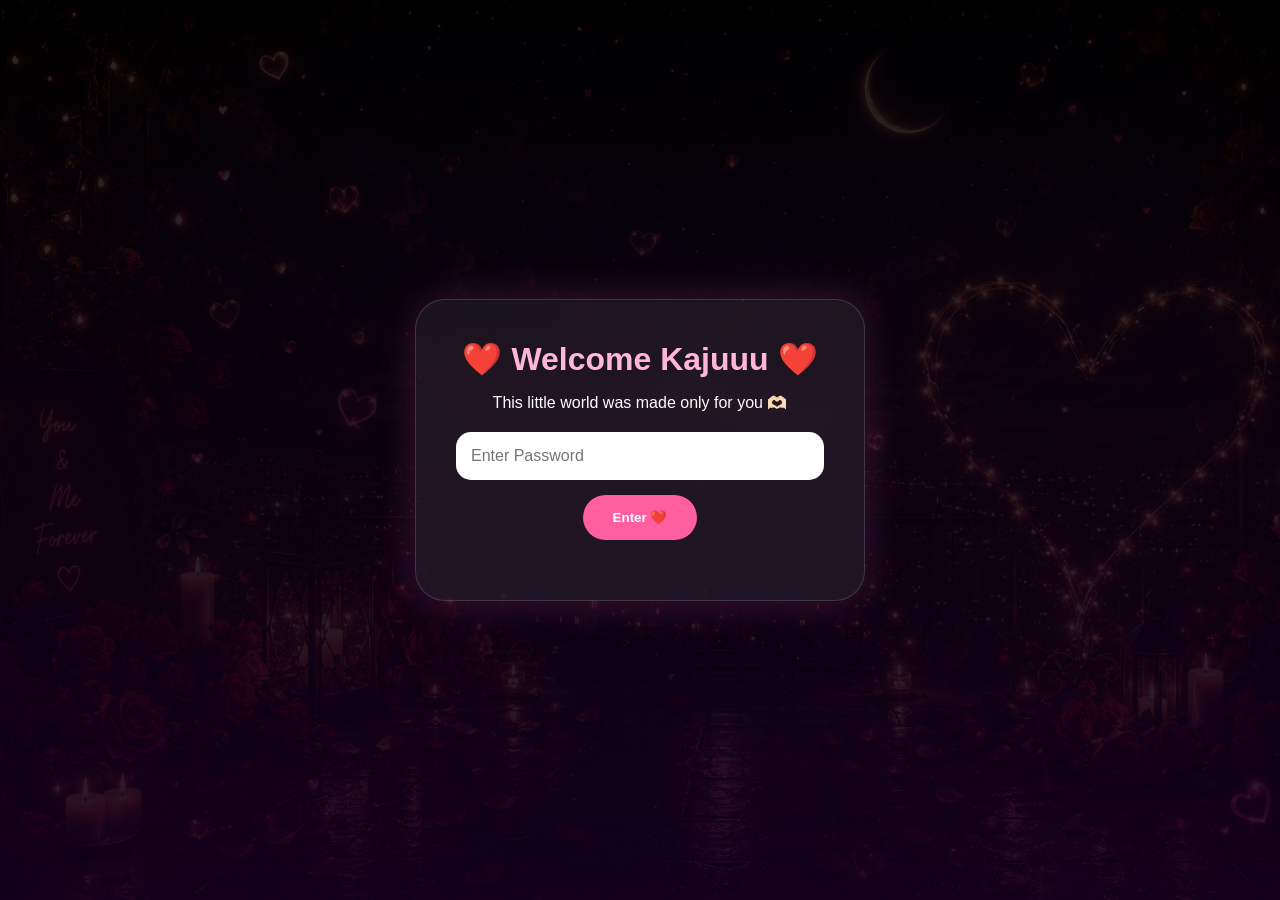
<file: index.html>
<!DOCTYPE html>
<html>
<head>
<meta charset="UTF-8">
<meta name="viewport" content="width=device-width,initial-scale=1">

<title>Kajuuu ❤️ Badam</title>

<link rel="stylesheet" href="style.css">
</head>

<body>

<!-- PASSWORD SCREEN -->

<div id="password-screen">

    <div class="password-box">

        <h1>❤️ Welcome Kajuuu ❤️</h1>

        <p>
            This little world was made only for you 🫶🏻
        </p>

        <input
            type="password"
            id="passwordInput"
            placeholder="Enter Password">

        <button onclick="checkPassword()">
            Enter ❤️
        </button>

        <p id="error-message"></p>

    </div>

</div>

<!-- WEBSITE CONTENT -->

<div id="website-content" style="display:none;">

<nav>

<a href="journey.html">Journey</a>

<a href="timeline.html">Timeline</a>

<a href="gallery.html">Memories</a>

<a href="letter.html">Letter</a>

<a href="promise.html">Promise</a>

</nav>

<section class="hero">

<div class="hero-content">

<h1>
Happy 3rd Anniversary
</h1>

<h2>
Kanishaa (Kajuuu🫶🏻)
</h2>

<p>

17 June 2026

<br><br>

Three years of memories,
laughter, love and countless moments
I'll cherish forever.

<br><br>

Forever Yours,
Badam💗

</p>

<a class="btn" href="journey.html">

❤️ Begin Our Journey

</a>

</div>

</section>

<footer>
Made with ❤️, sleepless nights 😭, and countless bugs 🫠 by Badam for Kajuuu
</footer>

</div>

<script>

function checkPassword(){

    const password =
    document.getElementById("passwordInput").value;

    if(password === "BadalKashuu#103"){

        document.getElementById("password-screen")
        .style.display = "none";

        document.getElementById("website-content")
        .style.display = "block";

    }

    else{

        document.getElementById("error-message")
        .innerHTML =
        "Wrong password 😭❤️";

    }

}

</script>

<script src="script.js"></script>

</body>
</html>
</file>
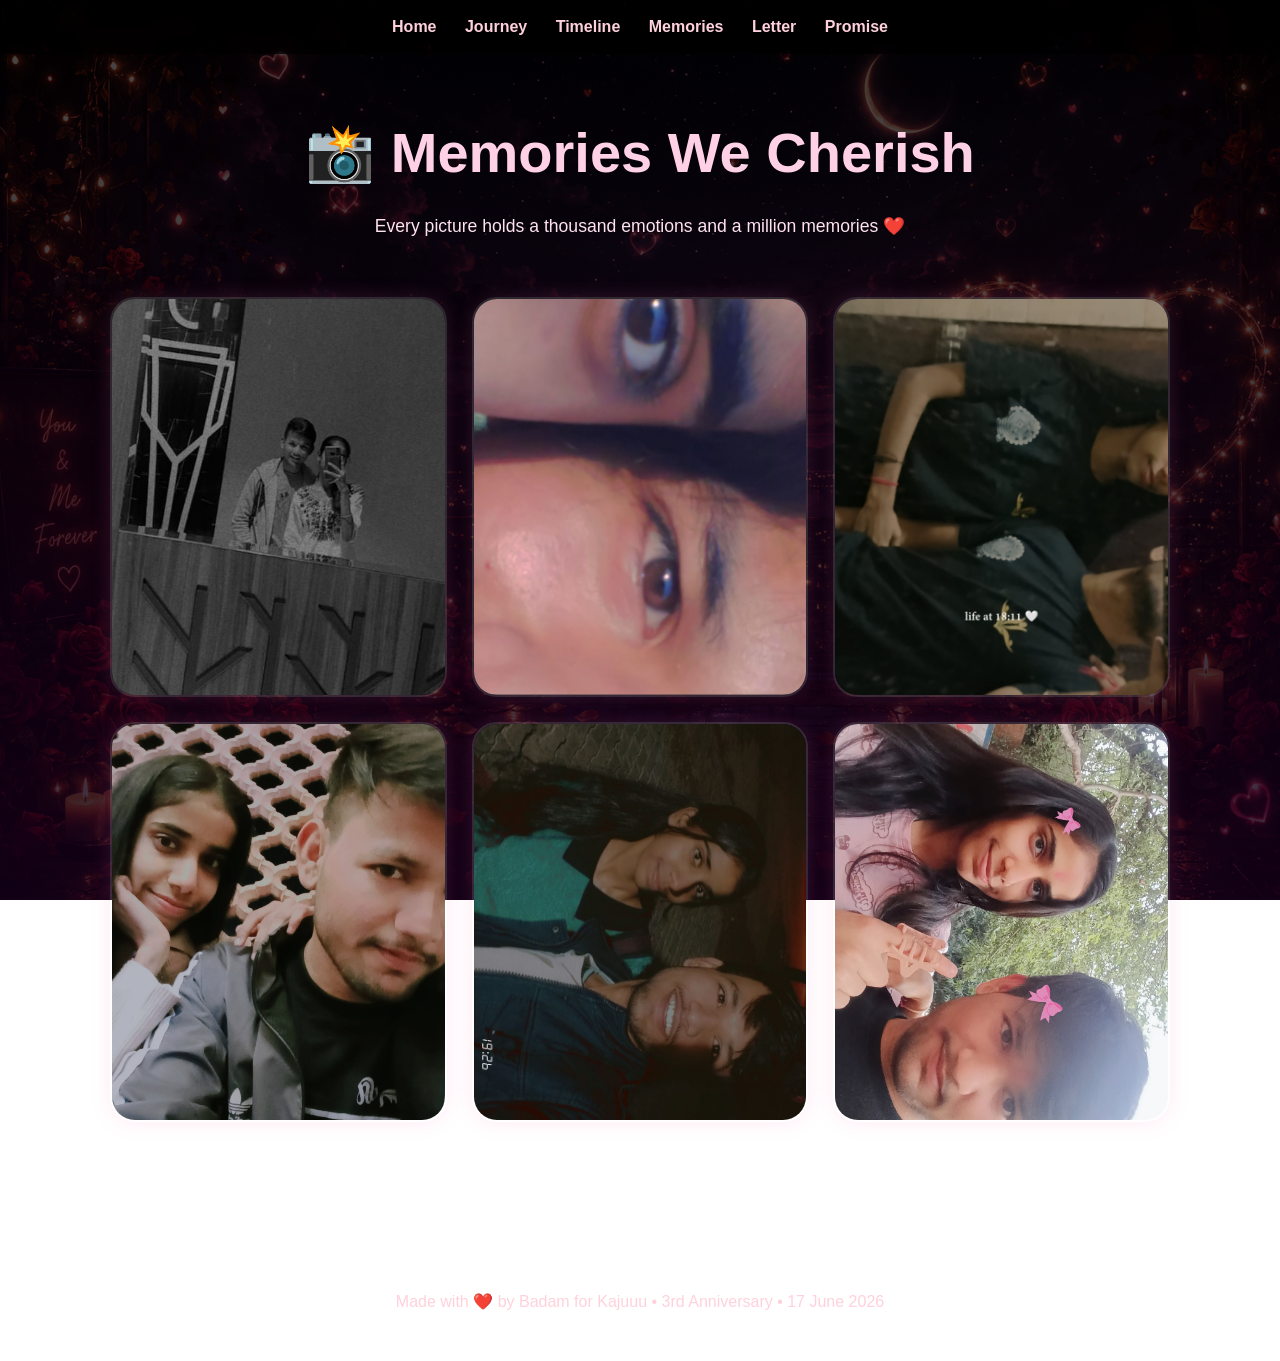
<file: gallery.html>
<!DOCTYPE html>
<html lang="en">
<head>
<meta charset="UTF-8">
<meta name="viewport" content="width=device-width, initial-scale=1.0">
<title>Our Memories</title>

<link rel="stylesheet" href="style.css">
</head>

<body class="midnight-page">

<nav>
<a href="index.html">Home</a>
<a href="journey.html">Journey</a>
<a href="timeline.html">Timeline</a>
<a href="gallery.html">Memories</a>
<a href="letter.html">Letter</a>
<a href="promise.html">Promise</a>
</nav>

<section class="section">

<h1 class="section-title">📸 Memories We Cherish</h1>

<p class="section-subtitle">
Every picture holds a thousand emotions and a million memories ❤️
</p>

<div class="gallery">

<img src="assets/photo1.jpg" alt="">
<img src="assets/photo2.jpg" alt="">
<img src="assets/photo3.jpg" alt="">
<img src="assets/photo4.jpg" alt="">
<img src="assets/photo5.jpg" alt="">
<img src="assets/photo6.jpg" alt="">

</div>

</section>

  <footer>
Made with ❤️ by Badam for Kajuuu • 3rd Anniversary • 17 June 2026
</footer>
  
</body>
</html>
</file>
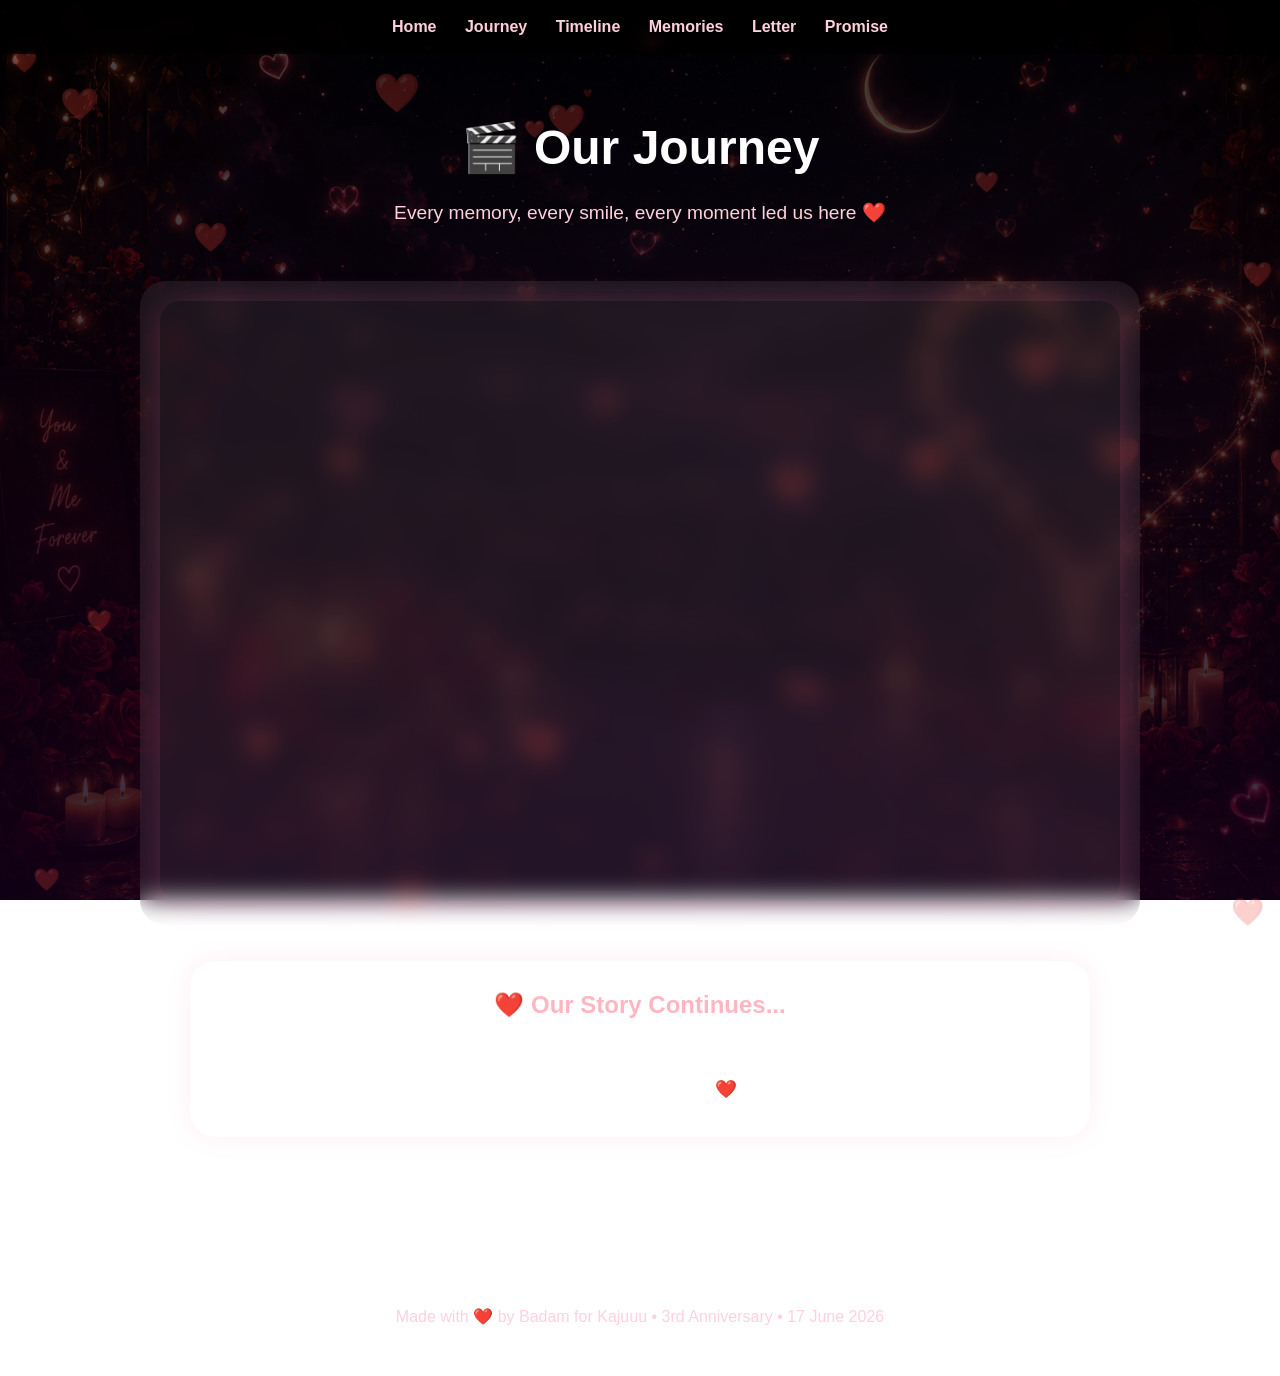
<file: journey.html>
<!DOCTYPE html>
<html lang="en">

<head>

<meta charset="UTF-8">
<meta name="viewport" content="width=device-width, initial-scale=1.0">

<title>Our Journey ❤️</title>

<link rel="stylesheet" href="style.css">

</head>

<body class="midnight-page">

<nav>

<a href="index.html">Home</a>
<a href="journey.html">Journey</a>
<a href="timeline.html">Timeline</a>
<a href="gallery.html">Memories</a>
<a href="letter.html">Letter</a>
<a href="promise.html">Promise</a>

</nav>

<section class="section">

<h1
style="
font-size:3rem;
text-align:center;
margin-bottom:20px;
">

🎬 Our Journey

</h1>

<p
style="
text-align:center;
font-size:1.2rem;
color:#ffd1dc;
margin-bottom:50px;
line-height:1.8;
">

Every memory,
every smile,
every moment led us here ❤️

</p>

<div
style="
max-width:1000px;
margin:auto;
background:rgba(255,255,255,.08);
padding:20px;
border-radius:25px;
backdrop-filter:blur(12px);
">

<iframe

class="video-frame"

src="https://drive.google.com/file/d/1hBeBB0j-lXvJLU_uhUhjxub4rqSQ2bBg/preview"

allow="autoplay"

></iframe>

</div>

<br><br>

<div
class="card"
style="
max-width:900px;
margin:auto;
text-align:center;
">

<h2 style="color:#ffb6c1;">

❤️ Our Story Continues...

</h2>

<br>

<p
style="
font-size:1.1rem;
line-height:2;
">

From our first talk
to countless memories,

every moment became
a chapter of our story.

And this journey
has only just begun... ❤️

</p>

</div>

</section>

<script src="script.js"></script>
  
<footer>
Made with ❤️ by Badam for Kajuuu • 3rd Anniversary • 17 June 2026
</footer>
  
</body>

</html>
</file>
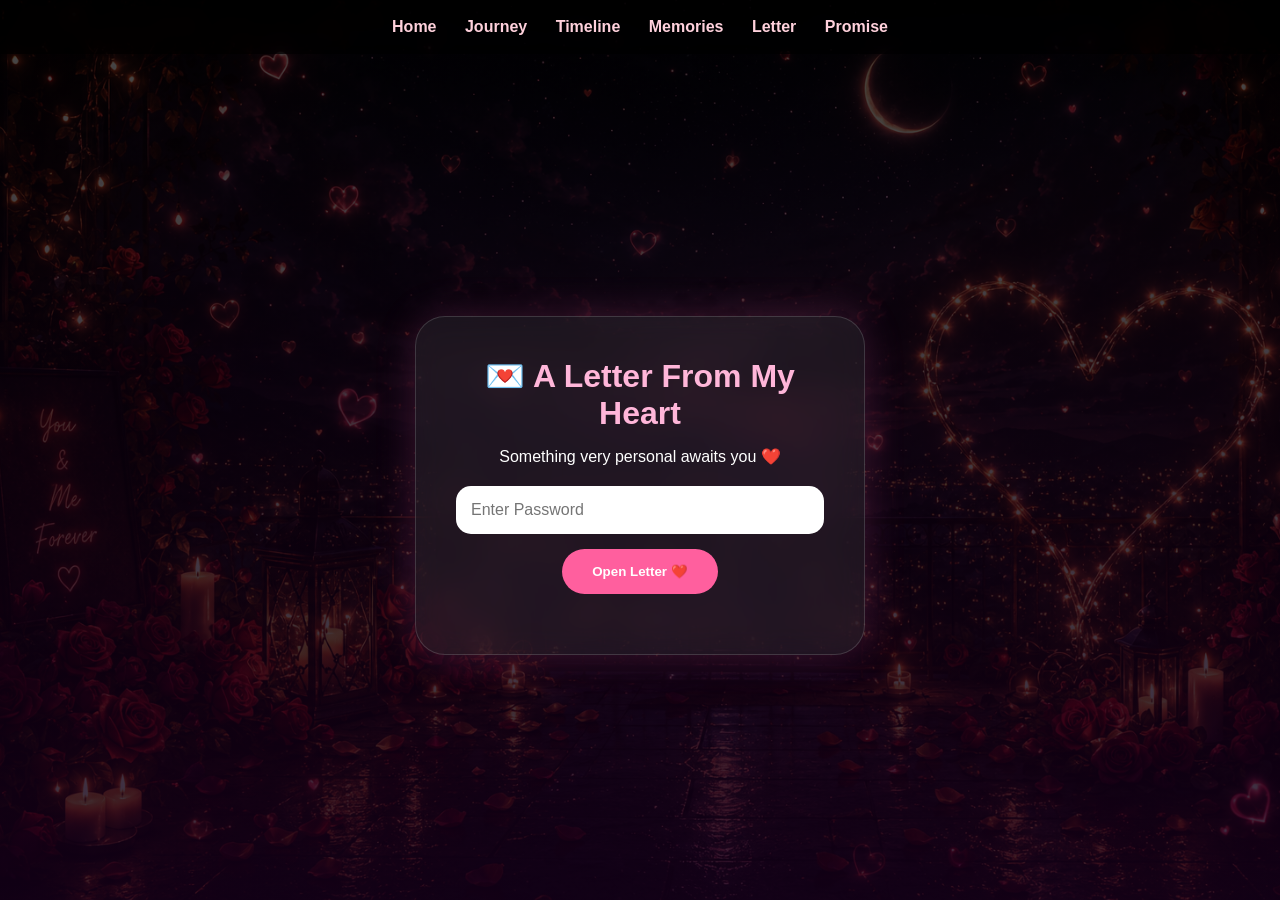
<file: letter.html>
<!DOCTYPE html>
<html lang="en">
<head>
<meta charset="UTF-8">
<meta name="viewport" content="width=device-width, initial-scale=1.0">

<title>My Letter To You ❤️</title>

<link rel="stylesheet" href="style.css">
</head>

<body class="midnight-page">

<nav>
<a href="index.html">Home</a>
<a href="journey.html">Journey</a>
<a href="timeline.html">Timeline</a>
<a href="gallery.html">Memories</a>
<a href="letter.html">Letter</a>
<a href="promise.html">Promise</a>
</nav>

<!-- Password Screen -->

<div id="letter-password-screen">

<div class="password-box">

<h1>💌 A Letter From My Heart</h1>

<p>
Something very personal awaits you ❤️
</p>

<input
type="password"
id="letterPasswordInput"
placeholder="Enter Password">

<button onclick="checkLetterPassword()">
Open Letter ❤️
</button>

<p id="letter-error"></p>

</div>

</div>

<!-- Letter Content -->

<div id="letter-content" style="display:none;">

<section class="section">

<h1 class="section-title">
💌 A Letter From My Heart
</h1>

<p class="section-subtitle">
Written only for Kajuuu 🫶🏻❤️
</p>

<div class="love-letter">

 <p>
So wishingg uhh a verryyy verryyy verryyyy happiest anniversary my love❤️, my babyyy💗, my darling 💘, my dear pottasium 🧿<br><br>

<br><br>
It's been 3 years since we met😭 but I don't think that it's enough to hold my dreams, thinking, overthinking , and love for you with you.
Jesa ki mene aapse pichle saal bhi bola tha again abhi to 3 saal hi hue h👀 abhi 300 saal or nikaalne h😭😭😭 aapke sath babuuuu...<br><br>
(Hum tum kitne pass h 
kitne door h chaand sitaare🫶🏻👀)<br><br>
Ye distance hi h bss jo hume tadpata as well as jode rkhta h at the same moment 😭... Apne preetam se milne ki tadap. <br><br>

<br><br>
Ab kahi aap socho itna sab mene kab, kyu, kese kiya to ye sb krne me bhot bhot bhot paapad bele h😭😭😭 itni sari different different website bnai but kisi na kisi dikkt se delete krni pdiii 😭😭😭.
But mera aim tha aapko khush Krna to uske lie jitna Krna pde kru...<br><br>


Aur baat aati h kyu ki 
Toh mujhe pichle kuch mahino se dikhne lga ki kuch to kami aa rhi h apne beech or wo the mere efforts or time but m majboor tha babu academics and peer pressure ki wjh se bhot jyada toot jata hu yaar ye chij smjha ni skta but koshish kra kro tumhe pta h m kesa hu kesa ni😭.
Toh socha ab exams khtm ghr jane m time h to lag jao kaam pr😭 poore poore 3 din lge h iss kaam me babuuu 😭😭
Hzar baar to apna sir fodd liya choti choti chijo se poori website bigad ja rhi thi😭😭😭
Ab time khtm hone chla to ise hi finalize Krna pda😭
At the end of this kyu 
I want to prove myself that I am still that Badal whom you met at that time when he's holding everything. Hope it's enough😭<br><br>


Agr kese p aao to aapka babu engineering kr rha h ab agr koii puchle ki kya seekha to fekk k maar dena uske muh p ye website 😭<br><br>


Jokes apart 
<br><br>

 💌3rd chapter of our diary finished💌<br><br>

Just moving to start one more chapter together 🧿🫂<br><br>


The day we met (physically)


Yaar😭😭😭😭 dil se aawaj aai uss din ko chahie thi mil gyi😭
Itni insecurities lekr aae the ek dusre k pass but we got real ones🧿<br><br>

M last din 17th may k lie bhot jyada sharminda hu. Uske lie I'm really really verryyy sorry... But hope you Will understand that sb anjane me hua tha but still ye abhi tk ki sbse bdii glti h like jis ldki ne mrko kbhi meri koii insecurity feel tk Nhii hone di usi ko mene esa bol diya or m smjh bhi ni paya
I'm really sorry kajuu jii😭🙏🏻<br><br>

Or tumhari yehi chij mujhe sbse acchi lgti h ki meri esi kamiya jinko m sudhar Nhii skta unke bawajood kbhii judge Nhii kiya ulta hmesha sath rhi inn sbke <br><br>

Tumhe pta h mrko ek chij hmesha yaad rhegi ki
Tumhari tanishka se ldai hui thi jb wo mrko caste base pr judge kr rhi thi mrko Mtlv hurt ho hi ni paya uss din itna proud feel kiya or thaan to pehle se rkha tha but uss din iraade or strong hogye ki ha ye meri h😭🧿🫂.



Btw I love every single thing about you but can't tell everything 😭
Your smile ufff, ur eyes hayyyeeee😭, your figure hottieee🥵, your chaal🌝, your sharmeela face😭🌚, I guess you forget your sharmeela🫠. Dil doob chuka h ab aapke lie😭. Ab peeche to kbhi Nhii aa skta😭<br><br>


Tum hi ho wo jisne mrko just life ke dusre phase me jane se rokk liya... Black and white jindagi me colour bhar diye😭
Bhyiiii kya tha m kya hogya hu😭😭
Tumhari sbse best chij yehi lgti h ki tumne kbhi uss base pr judge Nhii kiya jis pr log ek dusre ko chod dete h. I love you yrrr<br><br>


Bss ek chij acchi ni lgti ki tum serious ho jati ho mere sath bhi😭😭😭<br><br>
Jese mene ek baar bola tha ki flirt kro😭 mjak m bola firr b apni overthinking ghusa di ki jitna kro utna kam lgta h logo ko😭😭😭 esa kuch ni h babu bss mjak mjak m bolta hu m ye Mtlv thodi ki kam lg rha h😭
Mere silly jokes little efforts pr dhyan Nhii deti😭 wo chije kahi na kahi dukhati h mrko😭... <br><br>
Aur agar ab dukhne wali side pr aa hi chuke h toh apne dil k andar ki ghutan bhi bahar nikaal hi du as you know love letter is also about expressing ur internal words for that person😭
Please don't judge babyyy😭😭

So, ek to jb meri glti Nhii hoti ha tumhari b ni h but a little misunderstanding lekin usko ese treat Krna jese mene jaan bujh k kiya ye sb 😭 uss time dono same feel kr rhe hote h but 1 ko bhulana pdta h wo sb b chlega but uske baad b esa feel hota h like kuch n krne k baad b sb kuch mene kiya ho.
<br><br>
Or many many times you will not tell that something happened between us😭
Kuch ni hua...
Kuch ni hua...
Ab babu aap Nhii btaogi to mere sapne me thodi na aaega😭😭
<br><br>
Or ek chij
M udaas hota hu to kisi ko pta tk ni chlta ki iske sath kuch hua b h🥲🫠

Jab Btane ki koshish krta hu to heavy tone ki wajah se hi ldai ho jati h or sari baate andar reh jati h still esa hi chl rha h mere saath chahe bahar se kesa b hu as you remember that I said mrko bhot chije clear krni h but time aane pr calmly krenge. Meri aaj tk himmat Nhii ho pa rhi un sbke lie.<br><br>

Aur ek last and most important cheej<br><br>

*RESPECT*
Respect during fights, a very little understanding. Bss itni si ki samne wale ko patthar na smjho 
For me too m bhi krta hu ye sb.
Again verryy verryyy sorry from my side<br><br>

Chlo ye sb bhi htao 😭<br><br>
Ab tumhare sath mil kr ghr basana h 15-20 bcche peda krne h to ye sb jhelne m kesi dikkt😭
Gaadiyo m ghumna h flights m ghumna h😭.
Meri fantasy h tumhe lekr bhaagne ki😭😭😭 
Wo to family ki reputation beech m aa jati h na to alag se ghr basa lu tumhare sath duniya se door😭😭😭<br><br>


At the end<br><br>

*I promise you that I will support you and be with you in each and every tough situation may not in all happy moments but I'm with you in every hard situation my girl,promising to respect you, protect you, stand with you, and keep choosing you each and every year, each and every month, each and every day, each and every hour, each and every minute, and each and every second my darling 🫂🧿.<br><br>

Just be always with me 
I am still too insecure about you not for talking with someone else, just about taking someone's name in a good manner in front of me😭😭<br><br>
(Mard apni aurat ko choo kr guzarne wali hawa se bhi nafrat krta h😭)<br><br>



"No matter what happens, you'll always have a special place in my heart."

I love you today, tomorrow, and every day after that.<br><br>


Once again happiest 3rd anniversary dear pottasium 😘🫂🧿<br><br>

And be ready to enter one more adventurous and interesting chapter of our lifee babyyy😭🫶🏻💗❤️🫂🧿<br><br>


*I LOVEEE UHHHH SOOO MUCHHHHH MYYYY DEARRRR POTTASIUM JIIIIIIII*😭😭😭🫂🧿💘💗❤️💋💌🥰😘😘🫶🏻🫶🏻<br><br>
LOVEE UHHH ALWAYS<br><br>
</p>


</div>

</section>

</div>

<script>

function checkLetterPassword(){

const password =
document.getElementById("letterPasswordInput").value;

if(password === "OnlyKajuuu"){

document.getElementById("letter-password-screen")
.style.display = "none";

document.getElementById("letter-content")
.style.display = "block";

}

else{

document.getElementById("letter-error")
.innerHTML = "Wrong password 😭❤️";

}

}

</script>

</body>
</html>
</file>
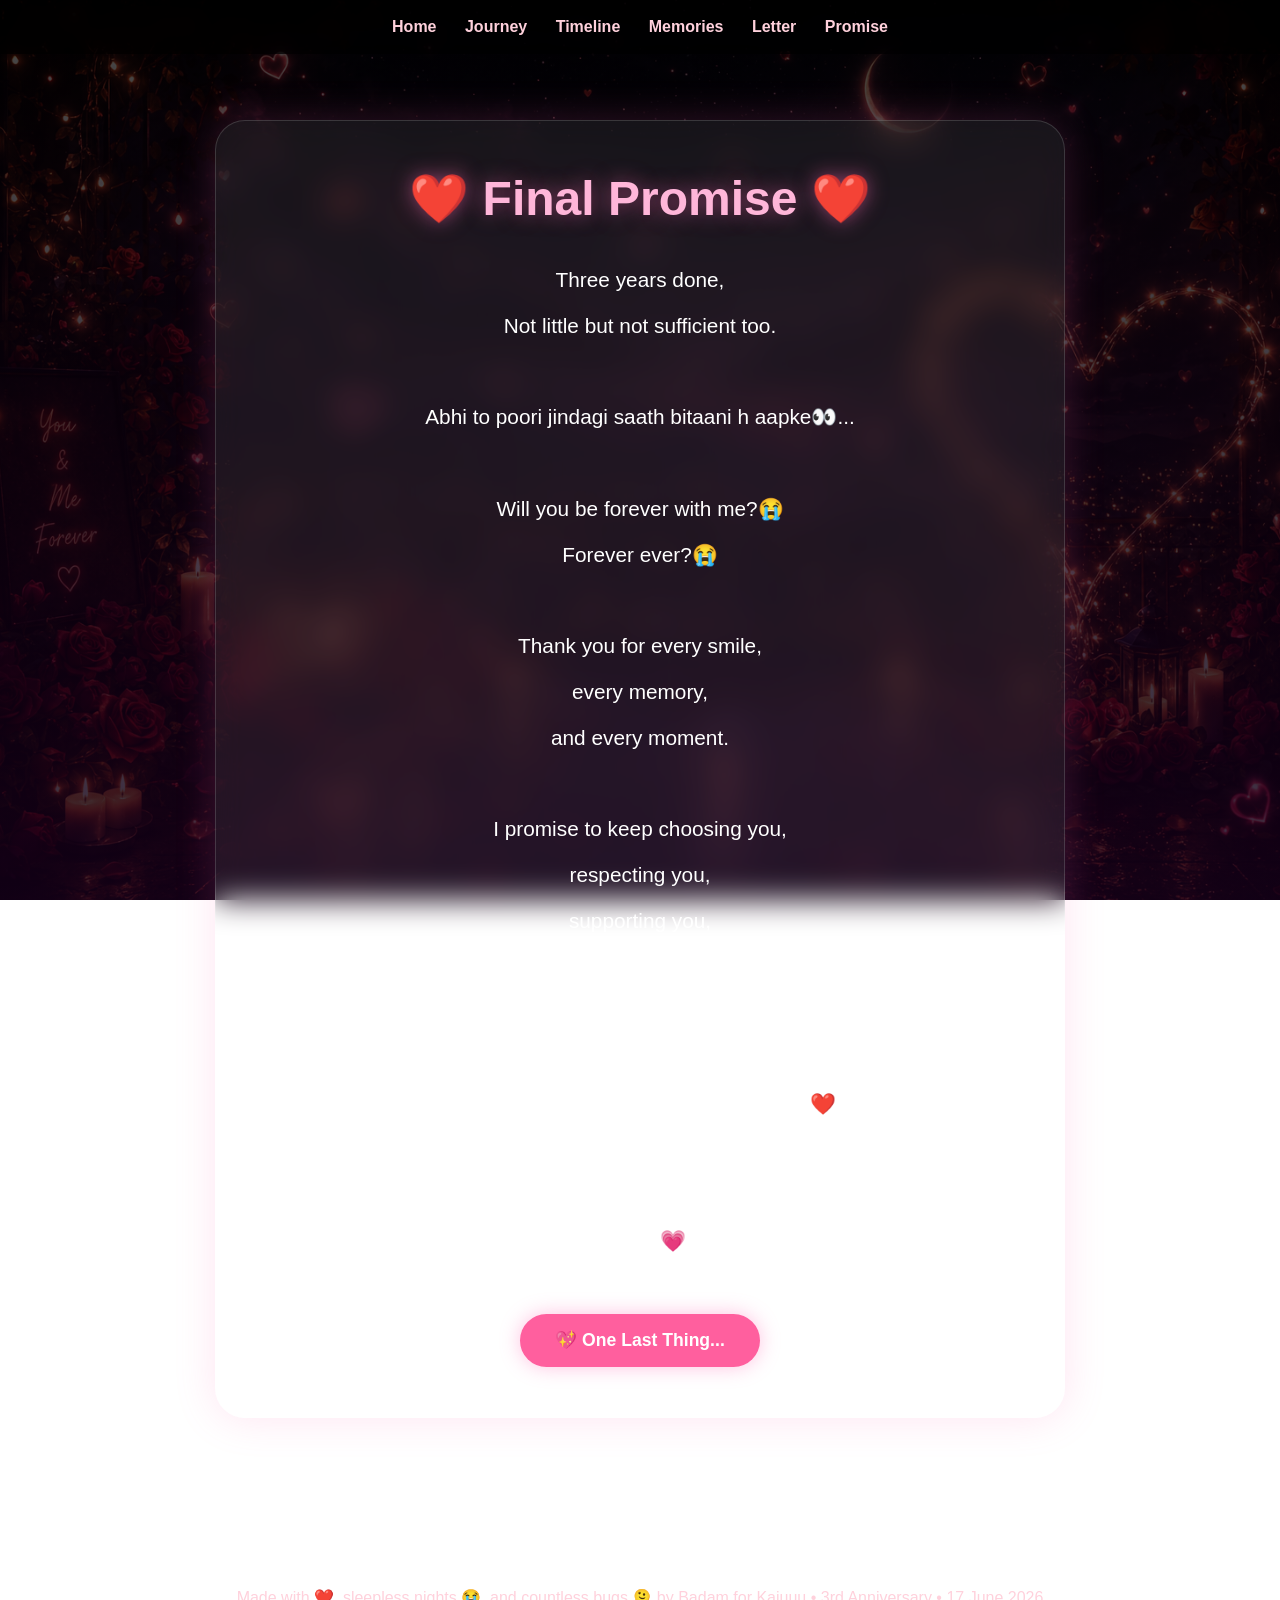
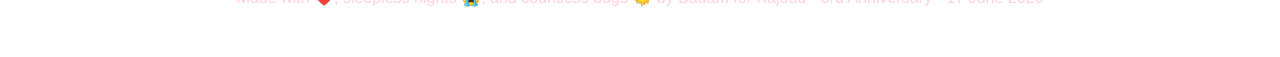
<file: promise.html>
<!DOCTYPE html>
<html lang="en">

<head>
<meta charset="UTF-8">
<meta name="viewport" content="width=device-width, initial-scale=1.0">

<title>Final Promise ❤️</title>

<link rel="stylesheet" href="style.css">
</head>

<body class="midnight-page">

<nav>
<a href="index.html">Home</a>
<a href="journey.html">Journey</a>
<a href="timeline.html">Timeline</a>
<a href="gallery.html">Memories</a>
<a href="letter.html">Letter</a>
<a href="promise.html">Promise</a>
</nav>

<section class="promise-section">

<div class="promise-card">

<h1>❤️ Final Promise ❤️</h1>

<p class="promise-text">

Three years done,<br>
Not little but not sufficient too.<br><br>

Abhi to poori jindagi saath bitaani h aapke👀...<br><br>

Will you be forever with me?😭<br>
Forever ever?😭<br><br>

Thank you for every smile,<br>
every memory,<br>
and every moment.<br><br>

I promise to keep choosing you,<br>
respecting you,<br>
supporting you,<br>
and loving you through every phase of life.<br><br>

No matter what happens,<br>
you will always be my favourite chapter.❤️<br><br>

Forever Yours,<br>
Badam💗

</p>
  
<div class="final-moment">

<button class="forever-btn" onclick="showPromise()">
💖 One Last Thing...
</button>

<p id="foreverText" class="hidden-promise">
Will you continue making memories with me forever? ❤️🫶🏻
</p>

</div>
</div>

</section>
  
<script>
function showPromise() {
const text = document.getElementById("foreverText");

if(text.style.display === "block"){
return;
}

text.style.display = "block";
}
</script>

  <footer>
    Made with ❤️, sleepless nights 😭, and countless bugs 🫠 by Badam for Kajuuu • 3rd Anniversary • 17 June 2026
</footer>
  
</body>
</html>
</file>
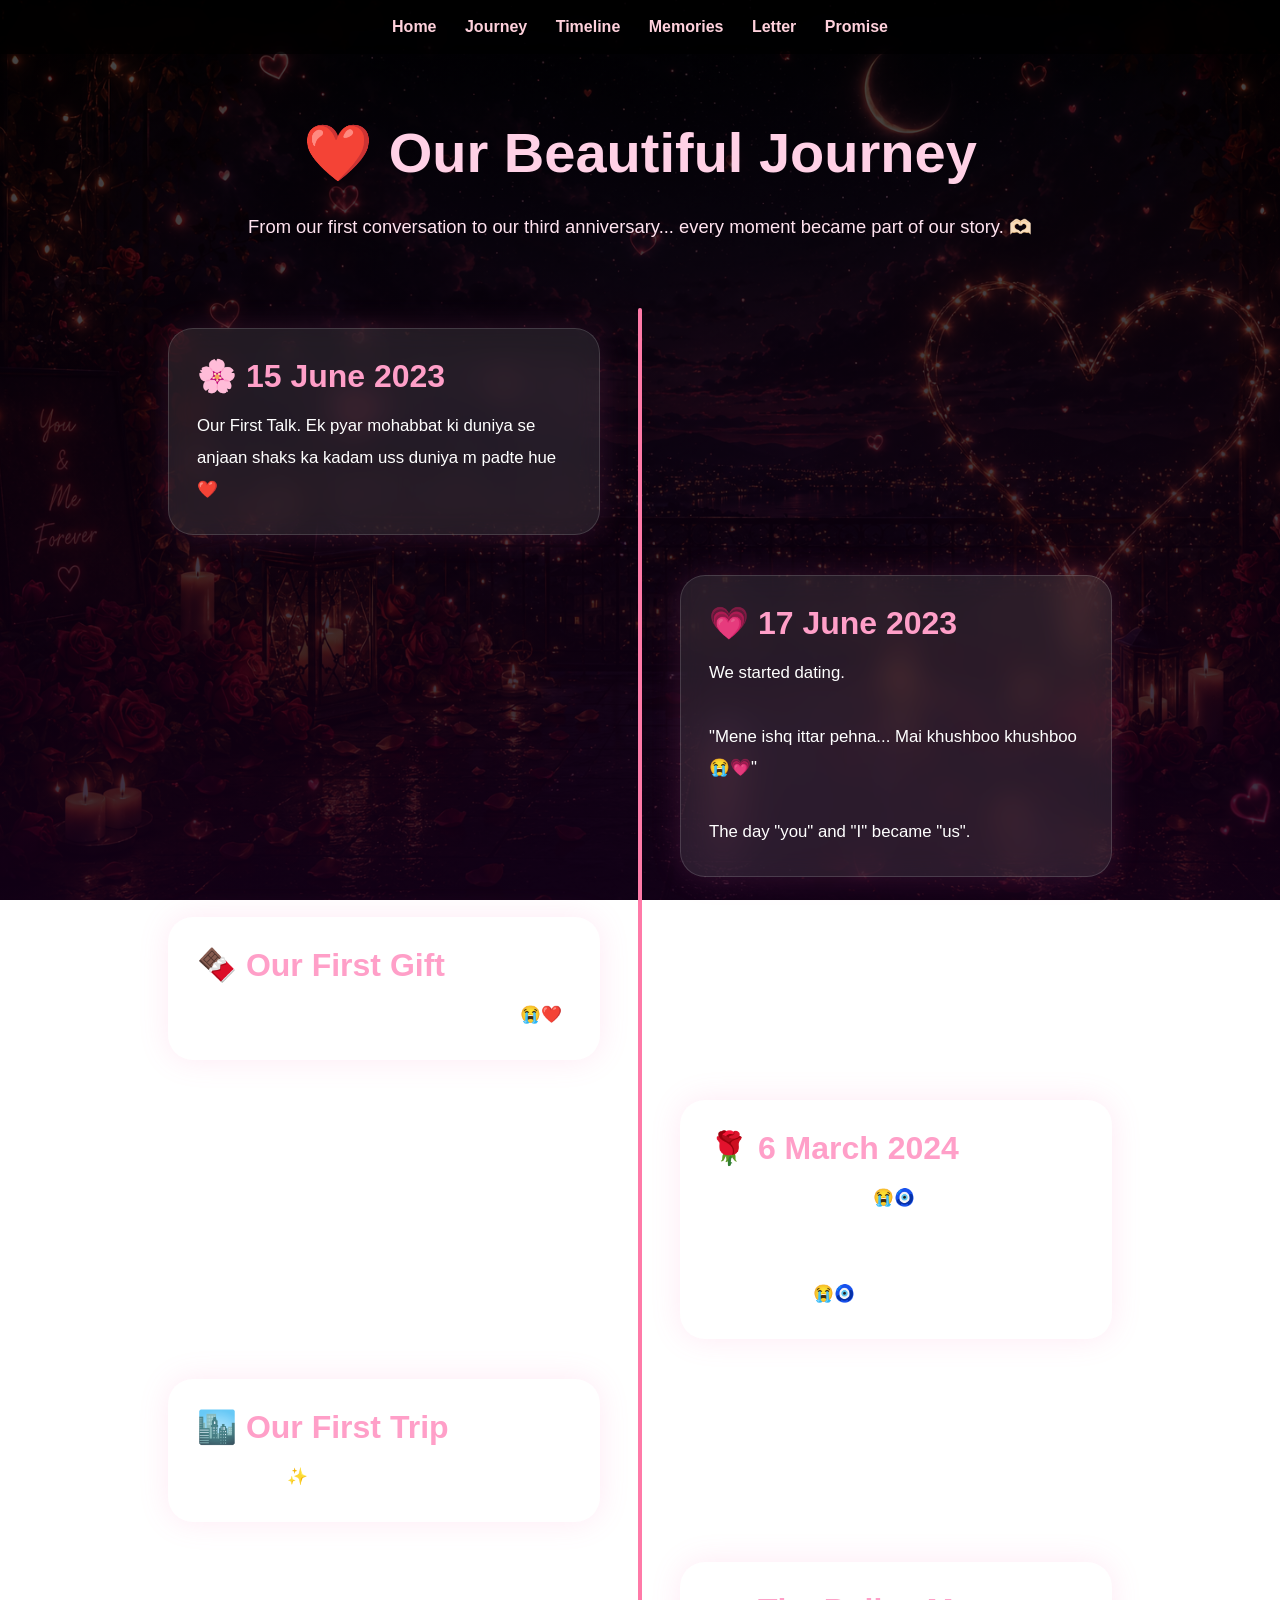
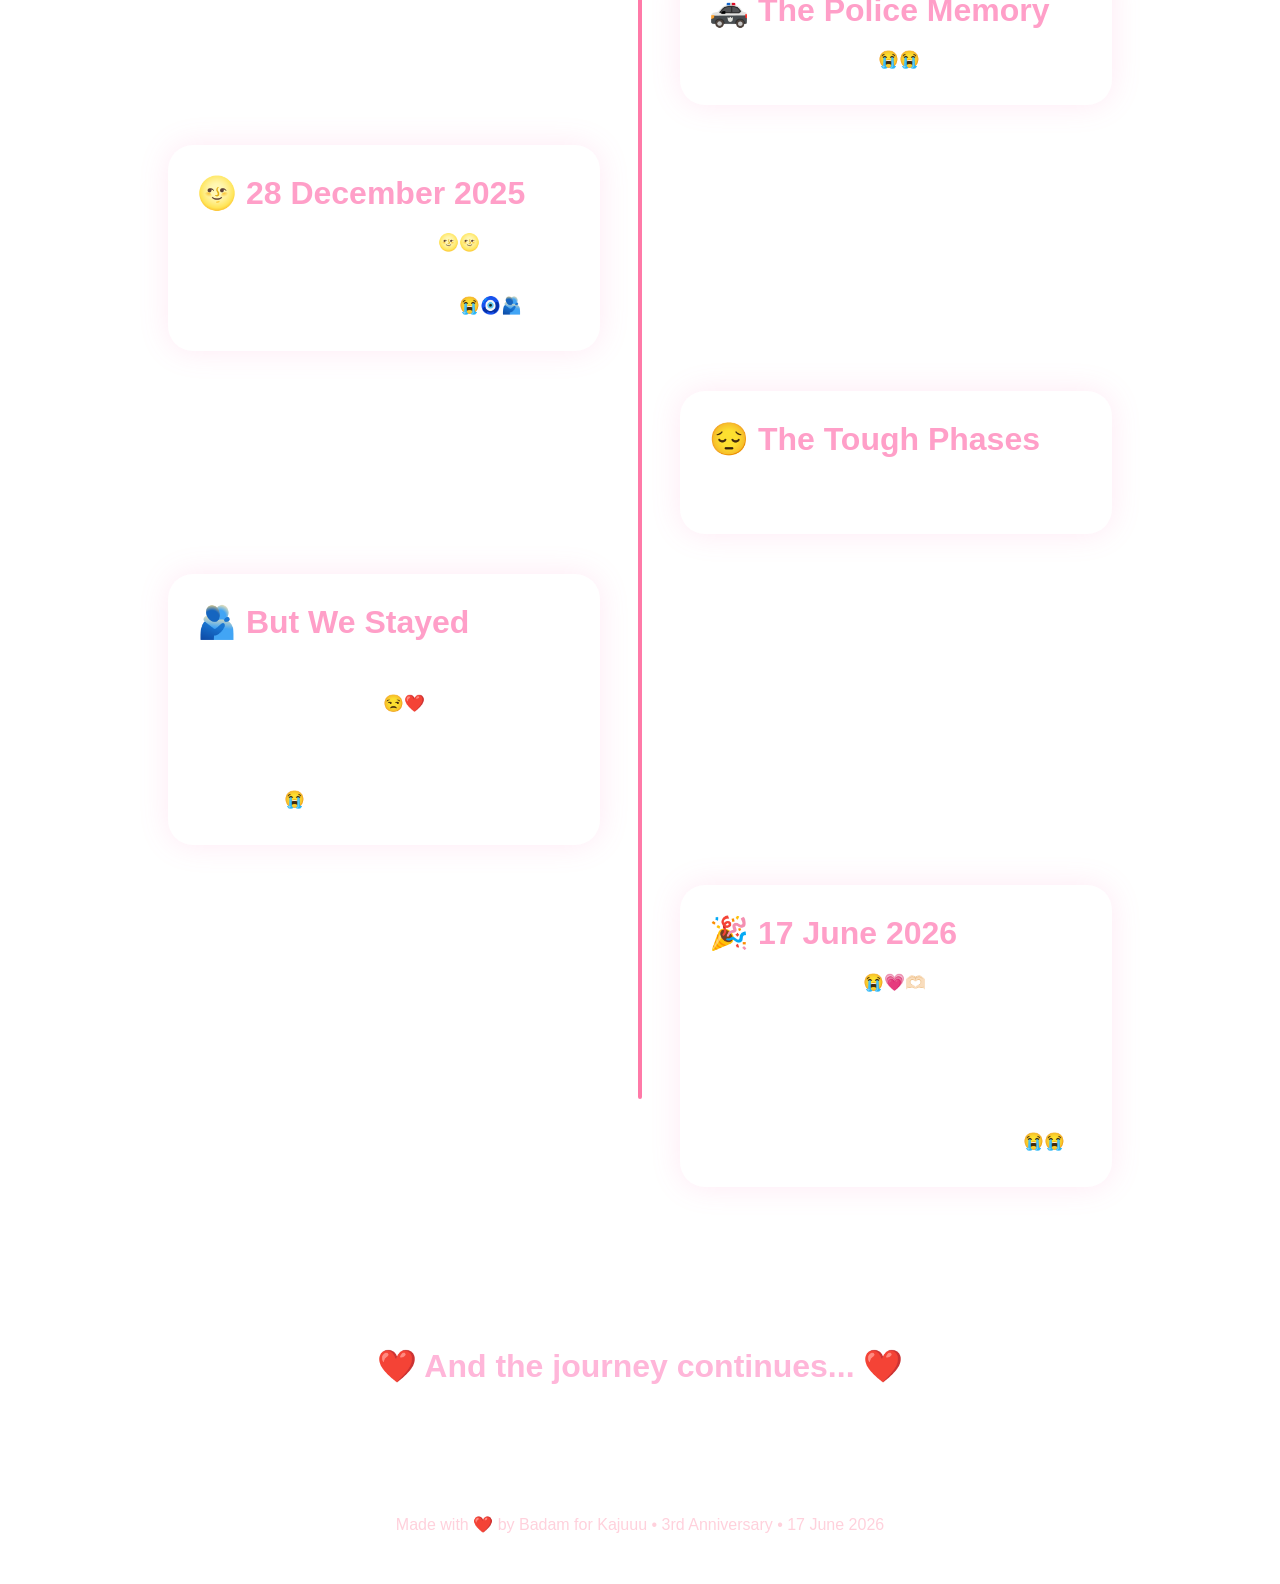
<file: timeline.html>
<!DOCTYPE html>
<html lang="en">

<head>
<meta charset="UTF-8">
<meta name="viewport" content="width=device-width, initial-scale=1.0">
<title>Our Beautiful Journey</title>

<link rel="stylesheet" href="style.css">
</head>

<body class="midnight-page">

<nav>
<a href="index.html">Home</a>
<a href="journey.html">Journey</a>
<a href="timeline.html">Timeline</a>
<a href="gallery.html">Memories</a>
<a href="letter.html">Letter</a>
<a href="promise.html">Promise</a>
</nav>

<section class="timeline-section">

<h1 class="section-title">❤️ Our Beautiful Journey</h1>

<p class="timeline-subtitle">
From our first conversation to our third anniversary...
every moment became part of our story. 🫶🏻
</p>

  <div class="timeline">

<div class="timeline-item">
<div class="timeline-content">
<h2>🌸 15 June 2023</h2>
<p>
Our First Talk.
Ek pyar mohabbat ki duniya se anjaan shaks ka kadam uss duniya m padte hue ❤️
</p>
</div>
</div>

<div class="timeline-item">
<div class="timeline-content">
<h2>💗 17 June 2023</h2>
<p>
We started dating.<br><br>

"Mene ishq ittar pehna...
Mai khushboo khushboo 😭💗"<br><br>

The day "you" and "I" became "us".
</p>
</div>
</div>

<div class="timeline-item">
<div class="timeline-content">
<h2>🍫 Our First Gift</h2>
<p>
A Dairy Milk.
Now it's countless Dairy Milks 😭❤️
</p>
</div>
</div>

<div class="timeline-item">
<div class="timeline-content">
<h2>🌹 6 March 2024</h2>
<p>
Our First & Best Date 😭🧿<br><br>

2 saal hogye uss din ko.
But still best day I ever had in my life 😭🧿
</p>
</div>
</div>

<div class="timeline-item">
<div class="timeline-content">
<h2>🏙️ Our First Trip</h2>
<p>
Pacific Mall ✨
</p>
</div>
</div>

<div class="timeline-item">
<div class="timeline-content">
<h2>🚓 The Police Memory</h2>
<p>
Wo din bhi kya din tha 😭😭
</p>
</div>
</div>

<div class="timeline-item">
<div class="timeline-content">
<h2>🌝 28 December 2025</h2>
<p>
One of Our Favourite Memories 🌝🌝<br><br>

But 6 March 2024 still hits different 😭🧿🫂
</p>
</div>
</div>

<div class="timeline-item">
<div class="timeline-content">
<h2>😔 The Tough Phases</h2>
<p>
Kitne ups and downs aaye...
</p>
</div>
</div>

<div class="timeline-item">
<div class="timeline-content">
<h2>🫂 But We Stayed</h2>
<p>
Because love is about choosing each other again and again.
Not giving up 😒❤️<br><br>

So promise that you will never give up on me...
Never ever 😭
</p>
</div>
</div>

<div class="timeline-item">
<div class="timeline-content">
<h2>🎉 17 June 2026</h2>
<p>
Our 3rd Anniversary 😭💗🫶🏻<br><br>

Three years of memories,
laughter,
fights,
healing,
growth and love.<br><br>

I don't believe it that itni jaldi 3 saal hogye 😭😭
</p>
</div>
</div>

</div>

<div class="timeline-ending">
❤️ And the journey continues... ❤️
</div>

</section>

  <footer>
Made with ❤️ by Badam for Kajuuu • 3rd Anniversary • 17 June 2026
</footer>
  
</body>
</html>
</file>
<file: style.css>
*{
margin:0;
padding:0;
box-sizing:border-box;
}

html{
scroll-behavior:smooth;
}

body{
font-family:'Segoe UI',sans-serif;
background:#08060b;
color:white;
overflow-x:hidden;
}

/* NAVIGATION */

nav{
position:fixed;
top:0;
left:0;
width:100%;
padding:18px;
text-align:center;
background:rgba(0,0,0,.55);
backdrop-filter:blur(10px);
z-index:1000;
}

nav a{
color:#ffd1dc;
text-decoration:none;
font-size:1rem;
font-weight:600;
margin:0 12px;
transition:.3s;
}

nav a:hover{
color:white;
text-shadow:0 0 10px #ff7aa8;
}

/* HERO */

.hero{
height:100vh;
background:
linear-gradient(
rgba(0,0,0,.65),
rgba(0,0,0,.75)
),
url("assets/hero.jpg");
background-size:cover;
background-position:center;
display:flex;
justify-content:center;
align-items:center;
text-align:center;
}

.hero-content{
max-width:900px;
padding:20px;
}

.hero h1{
font-size:4rem;
margin-bottom:20px;
}

.hero h2{
font-size:2rem;
color:#ffb6c1;
margin-bottom:20px;
}

.hero p{
font-size:1.3rem;
line-height:2;
}

/* BUTTON */

.btn{
display:inline-block;
padding:15px 35px;
margin-top:30px;
border-radius:40px;
background:#ff4f88;
color:white;
text-decoration:none;
font-weight:600;
transition:.3s;
}

.btn:hover{
transform:translateY(-3px);
box-shadow:0 0 25px rgba(255,79,136,.5);
}

/* MIDNIGHT BACKGROUND */

.midnight-page{
min-height:100vh;

background:
linear-gradient(
rgba(0,0,0,.72),
rgba(20,0,25,.82)
),
url("assets/midnight-romance.png");

background-size:cover;
background-position:center;
background-repeat:no-repeat;
background-attachment:fixed;

color:white;
}

/* GENERAL SECTION */

.section{
padding:120px 20px;
max-width:1100px;
margin:auto;
}

.section-title{
text-align:center;
font-size:3.5rem;
margin-bottom:30px;
color:#ffd1e6;
}

.section-subtitle{
text-align:center;
font-size:1.1rem;
margin-bottom:60px;
color:#ffe3ef;
}

/* CARDS */

.card{
background:rgba(255,255,255,.08);
padding:30px;
border-radius:25px;
backdrop-filter:blur(12px);
box-shadow:0 0 25px rgba(255,105,180,.12);
margin-top:20px;
}

/* VIDEO */

.video-frame{
width:100%;
height:600px;
border:none;
border-radius:20px;
box-shadow:0 0 30px rgba(255,105,180,.2);
}

/* GALLERY */

.gallery{
display:grid;
grid-template-columns:
repeat(auto-fit,minmax(250px,1fr));
gap:20px;
}

.gallery img{
width:100%;
border-radius:20px;
transition:.4s;
cursor:pointer;
}

.gallery img:hover{
transform:scale(1.05);
box-shadow:0 0 30px rgba(255,105,180,.35);
}

/* LETTER */

.letter{
max-width:900px;
margin:auto;
line-height:2;
font-size:1.15rem;
background:rgba(255,255,255,.08);
padding:40px;
border-radius:25px;
backdrop-filter:blur(12px);
}

/* PROMISE */

.promise{
text-align:center;
padding:150px 20px;
}

.promise h1{
font-size:4rem;
margin-bottom:30px;
color:#ffb6c1;
}

.promise p{
font-size:1.3rem;
line-height:2;
}

/* TIMELINE */

.timeline-section{
padding:120px 10% 80px;
}

.timeline-subtitle{
text-align:center;
font-size:1.15rem;
margin-bottom:70px;
color:#ffe3ef;
}

.timeline{
position:relative;
max-width:1100px;
margin:auto;
padding-bottom:100px;
}

.timeline::after{
content:"";
position:absolute;
width:4px;
background:#ff7aa8;
top:0;
height:92%;
left:50%;
transform:translateX(-50%);
border-radius:20px;
}

.timeline-item{
position:relative;
width:50%;
padding:20px 40px;
}

.timeline-item:nth-child(odd){
left:0;
}

.timeline-item:nth-child(even){
left:50%;
}

.timeline-content{
background:rgba(255,255,255,.10);
backdrop-filter:blur(14px);
border:1px solid rgba(255,255,255,.15);
border-radius:25px;
padding:28px;
transition:.4s;
box-shadow:0 0 30px rgba(255,105,180,.15);
}

.timeline-content:hover{
transform:translateY(-8px);
box-shadow:0 0 40px rgba(255,105,180,.35);
}

.timeline-content h2{
color:#ff9fc8;
margin-bottom:15px;
font-size:2rem;
}

.timeline-content p{
line-height:1.9;
font-size:1.05rem;
}

.timeline-ending{
width:100%;
text-align:center;
font-size:2rem;
font-weight:600;
color:#ffb6d9;
padding-top:20px;
margin-top:20px;
}

/* FOOTER */

footer{
text-align:center;
padding:50px 20px;
color:#ffd1dc;
}

/* MOBILE */

@media(max-width:768px){

.hero h1{
font-size:2.4rem;
}

.hero h2{
font-size:1.5rem;
}

.hero p{
font-size:1rem;
}

.video-frame{
height:250px;
}

nav{
padding:15px 10px;
}

nav a{
display:inline-block;
margin:5px;
font-size:.9rem;
}

.timeline::after{
left:20px;
height:95%;
}

.timeline-item{
width:100%;
left:0 !important;
padding-left:60px;
padding-right:15px;
}

.section-title{
font-size:2.2rem;
}

.timeline-content h2{
font-size:1.5rem;
}

.timeline-ending{
font-size:1.4rem;
}

.promise h1{
font-size:2.5rem;
}

.promise p{
font-size:1rem;
}

.gallery{
grid-template-columns:1fr;
}

}

.midnight-page{
min-height:100vh;

background:
linear-gradient(
rgba(0,0,0,.72),
rgba(20,0,25,.82)
),
url("assets/midnight-romance.png");

background-size:cover;
background-position:center;
background-repeat:no-repeat;
background-attachment:fixed;

color:white;
}

/* GALLERY PAGE */

.gallery{
display:grid;
grid-template-columns:
repeat(auto-fit,minmax(280px,1fr));
gap:25px;
margin-top:40px;
}

.gallery img{
width:100%;
height:400px;
object-fit:cover;

border-radius:25px;

cursor:pointer;

transition:.5s;

border:2px solid rgba(255,255,255,.15);

box-shadow:
0 0 20px rgba(255,105,180,.15);
}

.gallery img:hover{

transform:
translateY(-10px)
scale(1.03);

box-shadow:
0 0 35px rgba(255,105,180,.45);

border-color:
rgba(255,182,193,.5);
}

/* LOVE LETTER */

.love-letter{

max-width:950px;

margin:auto;

background:rgba(255,255,255,.08);

backdrop-filter:blur(15px);

padding:40px;

border-radius:30px;

line-height:2.1;

font-size:1.15rem;

box-shadow:
0 0 35px rgba(255,105,180,.18);

border:
1px solid rgba(255,255,255,.12);

}

@media(max-width:768px){

.love-letter{

padding:25px;

font-size:1rem;

line-height:1.9;

}

}

/* PROMISE PAGE */

.promise-section{

min-height:100vh;

display:flex;
justify-content:center;
align-items:center;

padding:120px 20px;
}

.promise-card{

max-width:850px;
width:100%;

padding:50px;

text-align:center;

background:rgba(255,255,255,.08);

backdrop-filter:blur(15px);

border-radius:30px;

border:1px solid rgba(255,255,255,.15);

box-shadow:
0 0 40px rgba(255,105,180,.18);
}

.promise-card h1{

font-size:3rem;

margin-bottom:30px;

color:#ffb6d9;

text-shadow:
0 0 20px rgba(255,105,180,.5);
}

.promise-text{

font-size:1.3rem;

line-height:2.2;

color:white;
}

@media(max-width:768px){

.promise-card{

padding:30px 20px;
}

.promise-card h1{

font-size:2rem;
}

.promise-text{

font-size:1.05rem;
line-height:2;
}

}

/* FINAL MAGIC */

.final-moment{
margin-top:50px;
text-align:center;
}

.forever-btn{

padding:16px 35px;

border:none;

border-radius:50px;

background:#ff5f9e;

color:white;

font-size:1.1rem;

font-weight:600;

cursor:pointer;

transition:.4s;

box-shadow:
0 0 20px rgba(255,105,180,.4);
}

.forever-btn:hover{

transform:translateY(-4px);

box-shadow:
0 0 35px rgba(255,105,180,.8);
}

.hidden-promise{

display:none;

margin-top:30px;

font-size:1.5rem;

color:#ffd1e6;

font-weight:600;

animation:fadeIn 1s ease;
}

@keyframes fadeIn{

from{
opacity:0;
transform:translateY(15px);
}

to{
opacity:1;
transform:translateY(0);
}

}

/* PASSWORD SCREEN */

#password-screen{

position:fixed;

top:0;
left:0;

width:100%;
height:100%;

display:flex;

justify-content:center;
align-items:center;

background:
linear-gradient(
rgba(0,0,0,.85),
rgba(20,0,30,.90)
),
url("assets/midnight-romance.png");

background-size:cover;
background-position:center;

z-index:99999;
}

.password-box{

width:90%;
max-width:450px;

padding:40px;

text-align:center;

background:rgba(255,255,255,.08);

backdrop-filter:blur(15px);

border-radius:30px;

border:1px solid rgba(255,255,255,.15);

box-shadow:
0 0 40px rgba(255,105,180,.20);
}

.password-box h1{

margin-bottom:15px;

color:#ffb6d9;
}

.password-box p{

margin-bottom:20px;
}

.password-box input{

width:100%;

padding:15px;

border:none;

border-radius:15px;

margin-bottom:15px;

font-size:1rem;
}

.password-box button{

padding:15px 30px;

border:none;

border-radius:30px;

background:#ff5f9e;

color:white;

font-weight:600;

cursor:pointer;
}

#error-message{

margin-top:15px;

color:#ff9ec4;
}

#letter-password-screen{

position:fixed;

top:0;
left:0;

width:100%;
height:100%;

display:flex;

justify-content:center;

align-items:center;

padding-top:70px;

}
</file>
